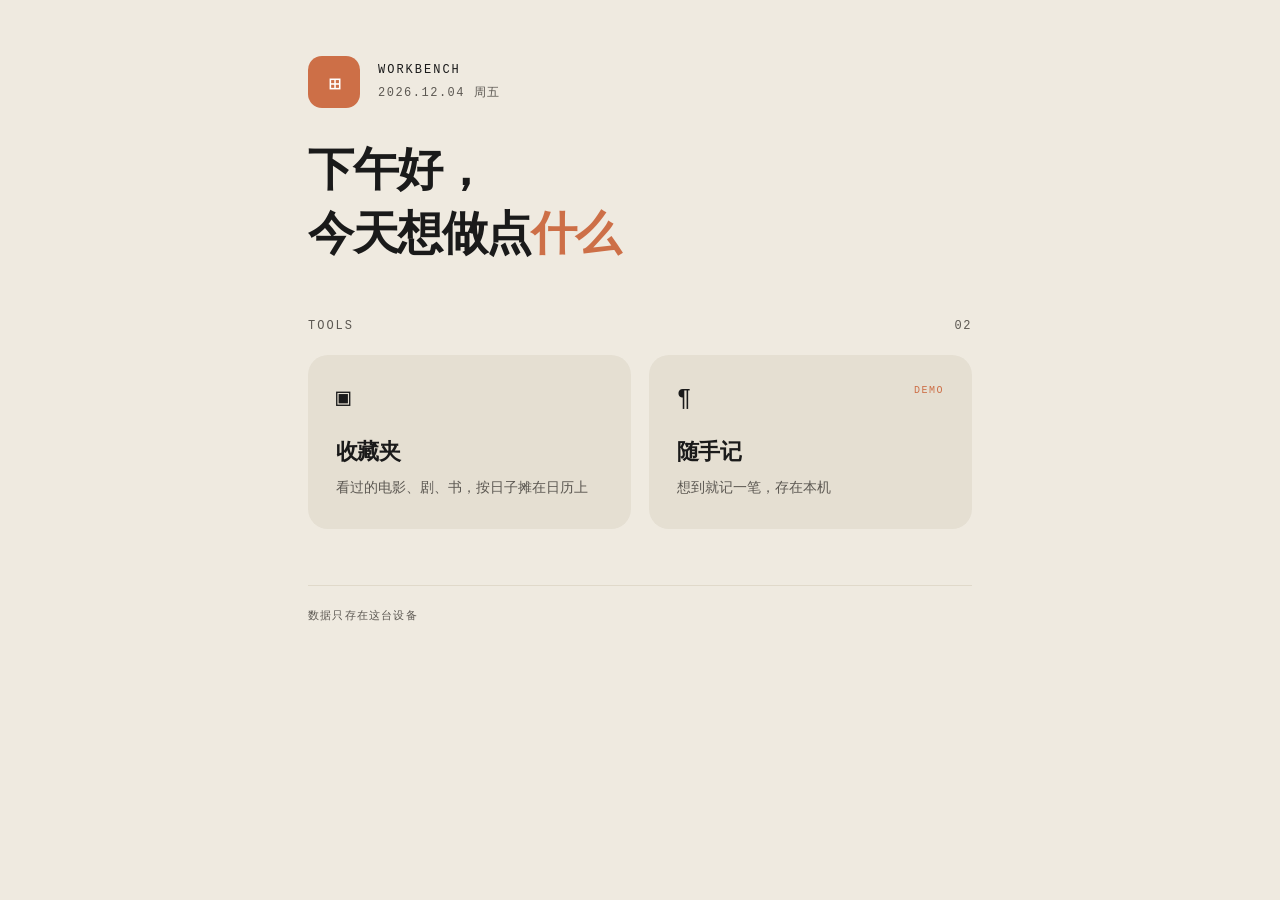
<file: index.html>
<!DOCTYPE html>
<html lang="zh-CN">
<head>
<meta charset="UTF-8">
<meta name="viewport" content="width=device-width, initial-scale=1.0, viewport-fit=cover">
<title>我的工作台</title>

<!-- PWA：加到主屏后按独立应用打开 -->
<link rel="manifest" href="manifest.json">
<meta name="theme-color" content="#EFEAE0">
<meta name="apple-mobile-web-app-capable" content="yes">
<meta name="apple-mobile-web-app-status-bar-style" content="default">
<meta name="apple-mobile-web-app-title" content="工作台">
<link rel="apple-touch-icon" href="icons/icon-180.png">
<link rel="icon" href="icons/icon-192.png">

<link rel="stylesheet" href="theme.css">
<style>
  /* === 页头：overline + 大标题，关键词换橙色 === */
  header { margin-bottom:52px; }
  .head-top {
    display:flex; align-items:center; gap:18px;
    margin-bottom:30px;
  }
  .head-meta { display:flex; flex-direction:column; gap:7px; }
  .head-date {
    font-family:var(--mono);
    font-size:12px; letter-spacing:1.5px;
    color:var(--text-sec);
  }
  header .title-display { max-width:14em; }

  /* === 工具区 === */
  .section-head {
    display:flex; align-items:baseline; justify-content:space-between;
    margin-bottom:22px;
  }
  .section-count {
    font-family:var(--mono);
    font-size:12px; letter-spacing:1.5px;
    color:var(--text-sec);
  }

  .grid {
    display:grid;
    grid-template-columns:repeat(auto-fill, minmax(210px, 1fr));
    gap:18px;
  }

  /* 卡片：深暖米底、无边框无阴影，靠底色差出层次 */
  .card {
    position:relative; display:block;
    text-decoration:none; color:inherit;
    background:var(--cream-deep);
    border-radius:var(--radius-lg);
    padding:32px 28px 30px;
    transition:background .18s;
  }
  .card:hover  { background:#DCD5C5; }
  .card:active { background:#D4CBB8; }

  .card .card-mini-icon { margin-bottom:26px; }
  .card .name {
    font-family:var(--serif);
    font-weight:900; font-size:22px;
    line-height:1.4; letter-spacing:-.6px;
  }
  .card .desc {
    margin-top:9px;
    font-size:14px; line-height:1.6;
    color:var(--text-sec);
  }
  .card .tag {
    position:absolute; top:30px; right:28px;
    font-family:var(--mono);
    font-size:10px; letter-spacing:1.5px;
    text-transform:uppercase;
    color:var(--orange);
  }

  .empty {
    background:var(--cream-deep);
    border-radius:var(--radius-lg);
    padding:60px 32px; text-align:center;
    color:var(--text-sec); font-size:15px; line-height:1.8;
  }
  .empty code {
    font-family:var(--mono); font-size:13px;
    color:var(--orange);
  }

  footer {
    margin-top:56px; padding-top:22px;
    border-top:1px solid var(--line-soft);
    font-family:var(--mono);
    font-size:11px; letter-spacing:1.2px;
    color:var(--text-sec);
  }

  @media (max-width:480px) {
    .wrap { padding-left:22px; padding-right:22px; }
    header { margin-bottom:40px; }
    header .title-display { font-size:36px; letter-spacing:-1px; }
    .grid { grid-template-columns:1fr; gap:14px; }
    .card { padding:26px 24px; }
  }
</style>
</head>
<body>
<div class="wrap">

  <header>
    <div class="head-top">
      <div class="icon-tile">⊞</div>
      <div class="head-meta">
        <div class="overline">Workbench</div>
        <div class="head-date" id="date"></div>
      </div>
    </div>
    <h1 class="title-display" id="greet"></h1>
  </header>

  <main>
    <div class="section-head">
      <div class="overline sec">Tools</div>
      <div class="section-count" id="count"></div>
    </div>
    <div class="grid" id="grid"></div>
  </main>

  <footer>数据只存在这台设备</footer>

</div>

<script src="tools.js"></script>
<script>
  const now = new Date();

  // 大标题：问候语 + 一句话，关键词换橙色（整页只此一处彩色文字）
  const h = now.getHours();
  const greet =
    h < 6  ? '夜深了' :
    h < 11 ? '早上好' :
    h < 14 ? '中午好' :
    h < 18 ? '下午好' : '晚上好';
  document.getElementById('greet').innerHTML =
    `${greet}，<br>今天想做点<span class="orange">什么</span>`;

  const week = ['周日','周一','周二','周三','周四','周五','周六'][now.getDay()];
  const pad = n => String(n).padStart(2, '0');
  document.getElementById('date').textContent =
    `${now.getFullYear()}.${pad(now.getMonth() + 1)}.${pad(now.getDate())} ${week}`;

  // 按 tools.js 的清单渲染卡片
  const grid = document.getElementById('grid');
  const list = window.TOOLS || [];

  document.getElementById('count').textContent =
    list.length ? String(list.length).padStart(2, '0') : '';

  if (!list.length) {
    grid.outerHTML =
      '<div class="empty">还没有工具<br>在 <code>tools.js</code> 里加一条就会出现在这里</div>';
  } else {
    list.forEach(t => {
      const a = document.createElement('a');
      a.className = 'card';
      a.href = t.path;
      a.innerHTML = `
        ${t.tag ? `<span class="tag">${t.tag}</span>` : ''}
        <div class="card-mini-icon">${t.icon || '◇'}</div>
        <div class="name"></div>
        <div class="desc"></div>`;
      // 用 textContent 赋值，避免清单里的文字被当 HTML 解析
      a.querySelector('.name').textContent = t.name;
      a.querySelector('.desc').textContent = t.desc || '';
      grid.appendChild(a);
    });
  }

  // 注册离线缓存，失败也不影响正常使用
  if ('serviceWorker' in navigator) {
    navigator.serviceWorker.register('sw.js').catch(() => {});
  }
</script>
</body>
</html>
</file>
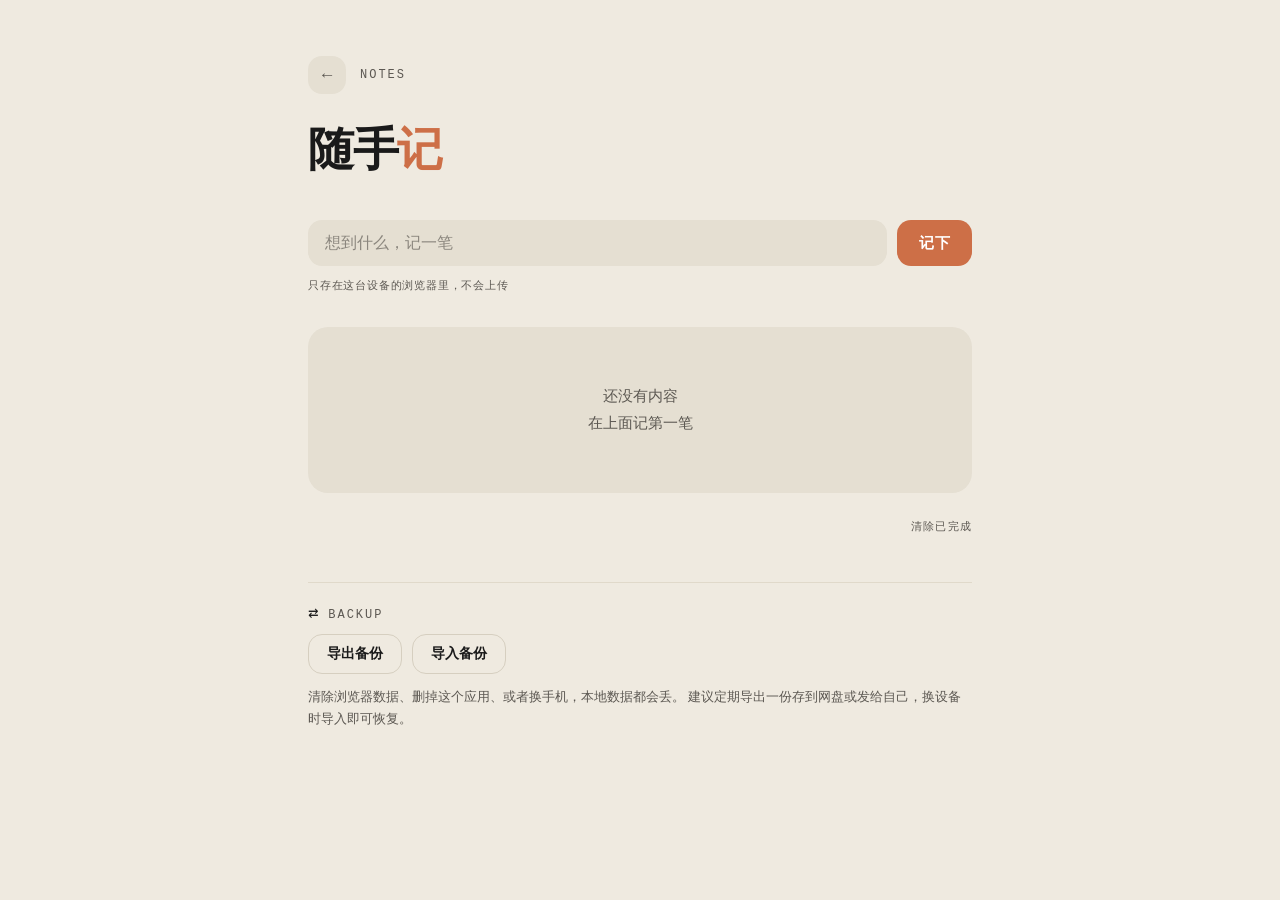
<file: tools/notes/index.html>
<!DOCTYPE html>
<html lang="zh-CN">
<head>
<meta charset="UTF-8">
<meta name="viewport" content="width=device-width, initial-scale=1.0, viewport-fit=cover">
<title>随手记</title>
<meta name="theme-color" content="#EFEAE0">
<meta name="apple-mobile-web-app-capable" content="yes">
<meta name="apple-mobile-web-app-status-bar-style" content="default">
<link rel="apple-touch-icon" href="../../icons/icon-180.png">

<link rel="stylesheet" href="../../theme.css">
<style>
  header { margin-bottom:38px; }
  .head-top { display:flex; align-items:center; gap:14px; margin-bottom:24px; }
  .head-top .overline { color:var(--text-sec); }

  .composer { display:flex; gap:10px; }
  .composer .field { flex:1; }
  .composer .btn { padding:0 22px; white-space:nowrap; }

  .hint {
    margin:12px 0 34px;
    font-family:var(--mono);
    font-size:11px; letter-spacing:.8px;
    color:var(--text-sec);
  }

  /* 列表：靠分隔线区隔，不用卡片，保持编辑感 */
  ul { list-style:none; }
  li {
    display:flex; align-items:flex-start; gap:16px;
    padding:18px 2px;
    border-bottom:1px solid var(--line-soft);
  }
  li:first-child { border-top:1px solid var(--line-soft); }
  li.done .text { color:var(--text-sec); text-decoration:line-through; }

  .check {
    flex-shrink:0; width:22px; height:22px; margin-top:2px;
    background:var(--cream-deep);
    border-radius:6px; cursor:pointer;
    display:flex; align-items:center; justify-content:center;
    font-family:var(--mono); font-size:13px; color:transparent;
    transition:background .15s;
  }
  .check:hover { background:#DCD5C5; }
  li.done .check { background:var(--orange); color:#fff; }

  .text {
    flex:1; font-size:17px; line-height:1.55;
    word-break:break-word;
  }

  .del {
    flex-shrink:0; background:none; border:none; cursor:pointer;
    font-family:var(--mono); font-size:16px;
    color:var(--text-sec); opacity:.5;
    padding:0 2px; line-height:1.5;
    transition:opacity .15s, color .15s;
  }
  .del:hover { opacity:1; color:var(--orange); }

  .empty {
    background:var(--cream-deep);
    border-radius:var(--radius-lg);
    padding:56px 30px; text-align:center;
    color:var(--text-sec); font-size:15px; line-height:1.8;
  }

  .bar {
    display:flex; justify-content:space-between; align-items:center;
    margin-top:26px;
    font-family:var(--mono); font-size:11px; letter-spacing:1.2px;
    color:var(--text-sec);
  }
  .linkbtn {
    background:none; border:none; cursor:pointer;
    font-family:var(--mono); font-size:11px; letter-spacing:1.2px;
    color:var(--text-sec);
    transition:color .15s;
  }
  .linkbtn:hover { color:var(--orange); }

  /* 备份区：跟主体拉开距离，日常不干扰 */
  .backup {
    margin-top:48px; padding-top:22px;
    border-top:1px solid var(--line-soft);
  }
  .backup-head {
    display:flex; align-items:baseline; gap:10px;
    margin-bottom:12px;
  }
  .backup-row { display:flex; gap:10px; flex-wrap:wrap; }
  .backup-note {
    margin-top:12px;
    font-size:13px; line-height:1.65; color:var(--text-sec);
  }

  /* 次要按钮：描边而非实心，不跟主操作抢 */
  .btn-ghost {
    font-family:var(--serif);
    font-weight:900; font-size:14px;
    color:var(--text);
    background:transparent;
    border:1.5px solid var(--line);
    border-radius:var(--radius);
    padding:10px 18px; cursor:pointer;
    transition:border-color .15s, color .15s;
  }
  .btn-ghost:hover { border-color:var(--orange); color:var(--orange); }

  @media (max-width:480px) {
    .wrap { padding-left:22px; padding-right:22px; }
    .title-display { font-size:34px; }
  }
</style>
</head>
<body>
<div class="wrap">

  <header>
    <div class="head-top">
      <a class="back" href="../../" aria-label="返回工作台">←</a>
      <div class="overline">Notes</div>
    </div>
    <h1 class="title-display">随手<span class="orange">记</span></h1>
  </header>

  <form class="composer" id="form">
    <input type="text" class="field" id="input" placeholder="想到什么，记一笔" autocomplete="off">
    <button class="btn" type="submit">记下</button>
  </form>
  <div class="hint">只存在这台设备的浏览器里，不会上传</div>

  <ul id="list"></ul>
  <div class="empty" id="empty">还没有内容<br>在上面记第一笔</div>

  <div class="bar">
    <span id="count"></span>
    <button class="linkbtn" id="clear" type="button">清除已完成</button>
  </div>

  <section class="backup">
    <div class="backup-head">
      <span class="card-mini-icon" style="font-size:17px">⇄</span>
      <span class="overline sec">Backup</span>
    </div>
    <div class="backup-row">
      <button class="btn-ghost" id="export" type="button">导出备份</button>
      <button class="btn-ghost" id="import" type="button">导入备份</button>
    </div>
    <p class="backup-note">
      清除浏览器数据、删掉这个应用、或者换手机，本地数据都会丢。
      建议定期导出一份存到网盘或发给自己，换设备时导入即可恢复。
    </p>
  </section>

</div>

<script src="../../storage.js"></script>
<script>
  const store   = new Store('notes');
  const listEl  = document.getElementById('list');
  const emptyEl = document.getElementById('empty');
  const countEl = document.getElementById('count');
  const input   = document.getElementById('input');

  // 只接受数组，防止导入了结构不对的数据后页面崩掉
  const asList = v => Array.isArray(v) ? v : [];

  let items = asList(store.load([]));

  function render() {
    listEl.innerHTML = '';
    emptyEl.style.display = items.length ? 'none' : 'block';

    items.forEach((it, i) => {
      const li = document.createElement('li');
      if (it.done) li.className = 'done';

      const check = document.createElement('div');
      check.className = 'check';
      check.textContent = '✓';
      check.onclick = () => {
        items[i].done = !items[i].done;
        store.save(items); render();
      };

      const text = document.createElement('div');
      text.className = 'text';
      text.textContent = it.text;   // 不用 innerHTML，避免输入内容被当标签解析

      const del = document.createElement('button');
      del.className = 'del';
      del.type = 'button';
      del.textContent = '×';
      del.onclick = () => {
        items.splice(i, 1);
        store.save(items); render();
      };

      li.append(check, text, del);
      listEl.appendChild(li);
    });

    const left = items.filter(i => !i.done).length;
    const pad = n => String(n).padStart(2, '0');
    countEl.textContent = items.length
      ? `${pad(left)} 待办 / ${pad(items.length)} 共计`
      : '';
  }

  document.getElementById('form').onsubmit = e => {
    e.preventDefault();
    const v = input.value.trim();
    if (!v) return;
    items.unshift({ text: v, done: false, at: Date.now() });
    input.value = '';
    store.save(items); render();
  };

  document.getElementById('clear').onclick = () => {
    items = items.filter(i => !i.done);
    store.save(items); render();
  };

  document.getElementById('export').onclick = () => store.exportFile();

  document.getElementById('import').onclick = () => {
    store.importFile(data => {
      const incoming = asList(data);
      if (!incoming.length) {
        alert('备份里没有可导入的内容');
        return;
      }

      // 已有数据时让用户选，避免误覆盖
      let next;
      if (items.length) {
        const merge = confirm(
          `备份里有 ${incoming.length} 条，当前有 ${items.length} 条。\n\n` +
          '确定 = 合并（保留现有，去重后追加）\n取消 = 用备份完全替换'
        );
        if (merge) {
          const seen = new Set(items.map(i => i.text + '|' + (i.at || '')));
          const add = incoming.filter(i => !seen.has(i.text + '|' + (i.at || '')));
          next = items.concat(add);
          alert(`已合并，新增 ${add.length} 条`);
        } else {
          next = incoming;
          alert(`已替换为备份内容，共 ${incoming.length} 条`);
        }
      } else {
        next = incoming;
        alert(`已恢复 ${incoming.length} 条`);
      }

      items = next;
      store.save(items); render();
    });
  };

  render();
</script>
</body>
</html>
</file>
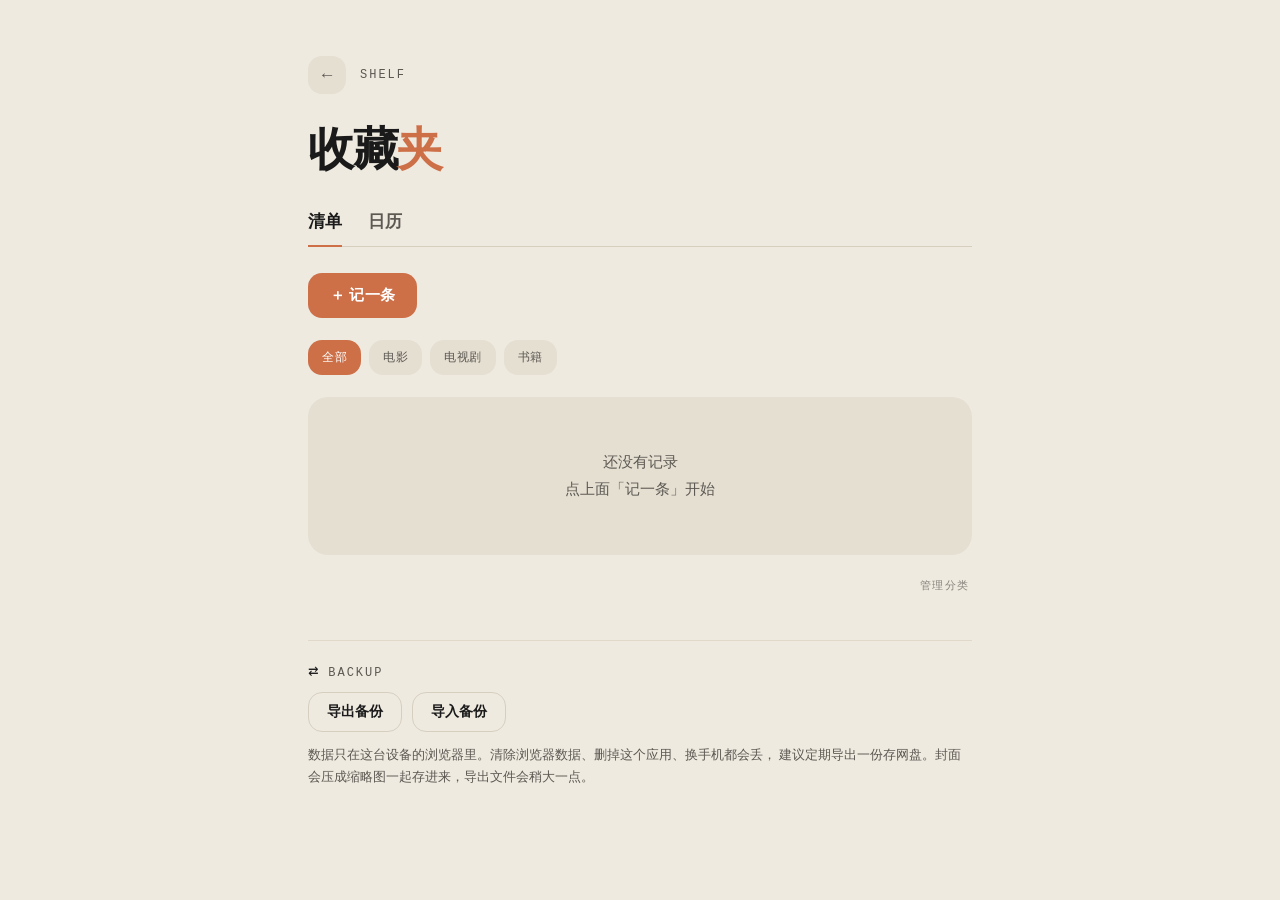
<file: tools/shelf/index.html>
<!DOCTYPE html>
<html lang="zh-CN">
<head>
<meta charset="UTF-8">
<meta name="viewport" content="width=device-width, initial-scale=1.0, viewport-fit=cover">
<title>收藏夹</title>
<meta name="theme-color" content="#EFEAE0">
<meta name="apple-mobile-web-app-capable" content="yes">
<meta name="apple-mobile-web-app-status-bar-style" content="default">
<link rel="apple-touch-icon" href="../../icons/icon-180.png">

<!-- 封面都存成本地图片，页面不往外发请求，顺手不带 referer -->
<meta name="referrer" content="no-referrer">

<link rel="stylesheet" href="../../theme.css">
<style>
  header { margin-bottom:28px; }
  .head-top { display:flex; align-items:center; gap:14px; margin-bottom:24px; }
  .head-top .overline { color:var(--text-sec); }

  /* === 视图切换：下划线式，不用胶囊按钮 === */
  .tabs {
    display:flex; gap:26px;
    border-bottom:1px solid var(--line);
    margin-bottom:26px;
  }
  .tab {
    background:none; border:none; cursor:pointer;
    font-family:var(--serif); font-weight:900; font-size:17px;
    color:var(--text-sec);
    padding:0 0 12px; margin-bottom:-1px;
    border-bottom:2px solid transparent;
    transition:color .15s, border-color .15s;
  }
  .tab.on { color:var(--text); border-bottom-color:var(--orange); }

  .view { display:none; }
  .view.on { display:block; }

  /* === 分类筛选 === */
  .chips { display:flex; flex-wrap:wrap; gap:8px; margin-bottom:22px; }
  .chip {
    background:var(--cream-deep); border:1px solid transparent;
    border-radius:var(--radius);
    font-family:var(--mono); font-size:12px; letter-spacing:.5px;
    color:var(--text-sec);
    padding:8px 13px; cursor:pointer;
    transition:background .15s, color .15s;
  }
  .chip.on { background:var(--orange); color:#fff; }
  .chip.ghost { background:transparent; border-color:var(--line); }
  .chip.ghost:hover { border-color:var(--orange); color:var(--orange); }

  /* === 条目列表 === */
  ul.items { list-style:none; }
  ul.items li {
    display:flex; gap:15px; align-items:flex-start;
    padding:18px 2px;
    border-bottom:1px solid var(--line-soft);
  }
  ul.items li:first-child { border-top:1px solid var(--line-soft); }

  /* 封面：没有图就是排版封面，一样立得住 */
  .cover {
    flex-shrink:0; width:52px; height:74px;
    border-radius:8px; overflow:hidden;
    background:var(--cream-deep);
    display:flex; align-items:center; justify-content:center;
    position:relative;
  }
  .cover img { width:100%; height:100%; object-fit:cover; display:block; }
  .cover .ch {
    font-family:var(--serif); font-weight:900; font-size:24px;
    color:var(--ink); letter-spacing:-1px;
  }

  .it-main { flex:1; min-width:0; }
  .it-title {
    font-size:17px; font-weight:900; line-height:1.45;
    word-break:break-word;
  }
  .it-meta {
    margin-top:5px;
    font-family:var(--mono); font-size:11px; letter-spacing:.6px;
    color:var(--text-sec);
  }
  .it-meta .dot { opacity:.5; margin:0 6px; }
  .it-note {
    margin-top:8px; font-size:14px; line-height:1.6;
    color:var(--text-sec); word-break:break-word;
  }
  .stars { font-family:var(--mono); color:var(--orange); letter-spacing:1px; }

  .it-acts { flex-shrink:0; display:flex; flex-direction:column; gap:6px; }
  .iconbtn {
    background:none; border:none; cursor:pointer;
    font-family:var(--mono); font-size:14px;
    color:var(--text-sec); opacity:.55;
    padding:2px 3px; line-height:1;
    transition:opacity .15s, color .15s;
  }
  .iconbtn:hover { opacity:1; color:var(--orange); }

  .empty {
    background:var(--cream-deep); border-radius:var(--radius-lg);
    padding:52px 30px; text-align:center;
    color:var(--text-sec); font-size:15px; line-height:1.8;
  }

  /* === 日历 === */
  .cal-head {
    display:flex; align-items:center; justify-content:space-between;
    margin-bottom:18px;
  }
  .cal-title { font-family:var(--serif); font-weight:900; font-size:22px; letter-spacing:-.5px; }
  .cal-nav { display:flex; gap:8px; }
  .navbtn {
    width:34px; height:34px; flex-shrink:0;
    background:var(--cream-deep); border:none; border-radius:10px;
    color:var(--text-sec); font-family:var(--mono); font-size:15px;
    cursor:pointer; transition:background .15s, color .15s;
  }
  .navbtn:hover { background:var(--orange); color:#fff; }

  .dow {
    display:grid; grid-template-columns:repeat(7,1fr); gap:4px;
    margin-bottom:6px;
  }
  .dow span {
    text-align:center;
    font-family:var(--mono); font-size:10px; letter-spacing:1px;
    color:var(--text-sec);
  }
  .grid { display:grid; grid-template-columns:repeat(7,1fr); gap:4px; }
  .cell {
    min-height:64px; padding:6px 5px;
    background:var(--cream-deep); border:1.5px solid transparent;
    border-radius:10px; cursor:pointer; overflow:hidden;
    transition:border-color .15s;
    text-align:left;
  }
  .cell.pad { background:transparent; cursor:default; }
  .cell.today .dnum { color:var(--orange); }
  .cell.sel { border-color:var(--orange); }
  .cell.empty0 { cursor:default; }
  .dnum {
    font-family:var(--mono); font-size:11px; color:var(--text-sec);
    display:block; margin-bottom:3px;
  }
  .mini {
    font-family:var(--serif); font-size:9.5px; line-height:1.35;
    color:var(--ink);
    overflow:hidden; text-overflow:ellipsis; white-space:nowrap;
  }
  .dots { display:flex; gap:3px; flex-wrap:wrap; }
  .dots i {
    width:5px; height:5px; border-radius:50%;
    background:var(--orange); display:block;
  }
  .day-panel { margin-top:24px; }
  .day-panel .overline { margin-bottom:12px; display:block; }

  /* 手机上格子太窄，标题换成圆点 */
  @media (max-width:520px) {
    .mini { display:none; }
    .cell { min-height:52px; }
  }
  @media (min-width:521px) { .dots { display:none; } }

  /* === 表单 === */
  .addbar { margin-bottom:22px; }
  .form {
    display:none;
    background:var(--cream-deep);
    border-radius:var(--radius-lg);
    padding:22px 20px; margin-bottom:26px;
  }
  .form.on { display:block; }
  .form .row { margin-bottom:14px; }
  .form label {
    display:block; margin-bottom:7px;
    font-family:var(--mono); font-size:10.5px; letter-spacing:1.2px;
    text-transform:uppercase; color:var(--text-sec);
  }
  .form .field { width:100%; background:var(--cream); }
  .form textarea.field { resize:vertical; min-height:64px; font-family:var(--serif); }
  .inline { display:flex; gap:9px; }
  .inline .field { flex:1; }

  .starpick { display:flex; gap:6px; align-items:center; }
  .starpick button {
    background:none; border:none; cursor:pointer;
    font-family:var(--mono); font-size:20px; line-height:1;
    color:var(--line); padding:0;
    transition:color .12s;
  }
  .starpick button.lit { color:var(--orange); }
  .starpick .clr {
    font-size:10px; letter-spacing:1px; color:var(--text-sec);
    margin-left:6px;
  }

  .cov-row { display:flex; gap:14px; align-items:flex-start; }
  .cov-row .cover { width:58px; height:82px; background:var(--cream); }
  .cov-fields { flex:1; min-width:0; }
  .cov-btns { display:flex; gap:8px; flex-wrap:wrap; margin-top:9px; }

  /* 豆瓣候选 */
  .sugg { margin-top:12px; }
  .sugg-list { list-style:none; display:flex; flex-direction:column; gap:2px; }
  .sugg-list li {
    display:flex; gap:11px; align-items:center;
    background:var(--cream); border-radius:10px;
    padding:8px 10px; cursor:pointer;
    transition:background .15s;
  }
  .sugg-list li:hover { background:#E9E2D2; }
  .sugg-list .cover { width:34px; height:48px; background:var(--cream-deep); }
  .sugg-list .cover .ch { font-size:15px; }
  .sugg-t { font-size:14px; font-weight:900; line-height:1.4; }
  .sugg-s { font-family:var(--mono); font-size:10px; letter-spacing:.5px; color:var(--text-sec); margin-top:2px; }
  .sugg-note {
    font-size:12.5px; line-height:1.6; color:var(--text-sec);
    margin-top:10px;
  }

  .form-acts { display:flex; gap:10px; margin-top:20px; }

  .btn-ghost {
    font-family:var(--serif); font-weight:900; font-size:14px;
    color:var(--text); background:transparent;
    border:1.5px solid var(--line); border-radius:var(--radius);
    padding:10px 18px; cursor:pointer;
    transition:border-color .15s, color .15s;
  }
  .btn-ghost:hover { border-color:var(--orange); color:var(--orange); }
  .btn-ghost.sm { font-size:12px; padding:7px 13px; }

  .bar {
    display:flex; justify-content:space-between; align-items:center;
    margin-top:24px;
    font-family:var(--mono); font-size:11px; letter-spacing:1.2px;
    color:var(--text-sec);
  }

  /* 备份区 */
  .backup { margin-top:46px; padding-top:22px; border-top:1px solid var(--line-soft); }
  .backup-head { display:flex; align-items:baseline; gap:10px; margin-bottom:12px; }
  .backup-row { display:flex; gap:10px; flex-wrap:wrap; }
  .backup-note { margin-top:12px; font-size:13px; line-height:1.65; color:var(--text-sec); }

  @media (max-width:480px) {
    .wrap { padding-left:22px; padding-right:22px; }
    .title-display { font-size:34px; }
  }
</style>
</head>
<body>
<div class="wrap">

  <header>
    <div class="head-top">
      <a class="back" href="../../" aria-label="返回工作台">←</a>
      <div class="overline">Shelf</div>
    </div>
    <h1 class="title-display">收藏<span class="orange">夹</span></h1>
  </header>

  <div class="tabs">
    <button class="tab on" data-view="list" type="button">清单</button>
    <button class="tab" data-view="cal" type="button">日历</button>
  </div>

  <!-- ============ 清单视图 ============ -->
  <section class="view on" id="v-list">

    <div class="addbar">
      <button class="btn" id="add-open" type="button">＋ 记一条</button>
    </div>

    <!-- 表单：新增和编辑共用 -->
    <div class="form" id="form">
      <div class="row">
        <label for="f-title">标题</label>
        <div class="inline">
          <input type="text" class="field" id="f-title" placeholder="片名 / 书名" autocomplete="off">
          <button class="btn-ghost" id="f-fetch" type="button">找封面</button>
        </div>
        <div class="sugg" id="sugg" style="display:none"></div>
      </div>

      <div class="row">
        <label>分类</label>
        <div class="chips" id="f-cats"></div>
      </div>

      <div class="row inline">
        <div style="flex:1">
          <label for="f-date">日期</label>
          <input type="date" class="field" id="f-date">
        </div>
        <div style="flex:1">
          <label>状态</label>
          <div class="chips" id="f-status"></div>
        </div>
      </div>

      <div class="row">
        <label>评分</label>
        <div class="starpick" id="f-stars">
          <button type="button" data-v="1">●</button>
          <button type="button" data-v="2">●</button>
          <button type="button" data-v="3">●</button>
          <button type="button" data-v="4">●</button>
          <button type="button" data-v="5">●</button>
          <span class="clr"><button class="iconbtn" id="f-star-clr" type="button">清除</button></span>
        </div>
      </div>

      <div class="row">
        <label for="f-note">一句话</label>
        <textarea class="field" id="f-note" placeholder="看完想说的，或者不写"></textarea>
      </div>

      <div class="row">
        <label>封面</label>
        <div class="cov-row">
          <div class="cover" id="f-cov-prev"><span class="ch">—</span></div>
          <div class="cov-fields">
            <input type="text" class="field" id="f-cover" placeholder="粘贴图片链接，或直接上传" autocomplete="off">
            <div class="cov-btns">
              <button class="btn-ghost sm" id="f-upload" type="button">上传图片</button>
              <button class="btn-ghost sm" id="f-douban" type="button">去豆瓣搜</button>
              <button class="btn-ghost sm" id="f-cov-clr" type="button">不用封面</button>
            </div>
          </div>
        </div>
      </div>

      <div class="form-acts">
        <button class="btn" id="f-save" type="button">保存</button>
        <button class="btn-ghost" id="f-cancel" type="button">取消</button>
      </div>
    </div>

    <div class="chips" id="filter"></div>

    <ul class="items" id="list"></ul>
    <div class="empty" id="empty">还没有记录<br>点上面「记一条」开始</div>

    <div class="bar">
      <span id="count"></span>
      <button class="iconbtn" id="mng-cat" type="button" style="font-size:11px;letter-spacing:1.2px;opacity:.7">管理分类</button>
    </div>
  </section>

  <!-- ============ 日历视图 ============ -->
  <section class="view" id="v-cal">
    <div class="cal-head">
      <div class="cal-title" id="cal-title"></div>
      <div class="cal-nav">
        <button class="navbtn" id="cal-prev" type="button">‹</button>
        <button class="navbtn" id="cal-today" type="button" style="width:auto;padding:0 12px;font-size:11px;letter-spacing:1px">今天</button>
        <button class="navbtn" id="cal-next" type="button">›</button>
      </div>
    </div>
    <div class="dow"><span>一</span><span>二</span><span>三</span><span>四</span><span>五</span><span>六</span><span>日</span></div>
    <div class="grid" id="grid"></div>

    <div class="day-panel" id="day-panel"></div>
  </section>

  <section class="backup">
    <div class="backup-head">
      <span class="card-mini-icon" style="font-size:17px">⇄</span>
      <span class="overline sec">Backup</span>
    </div>
    <div class="backup-row">
      <button class="btn-ghost" id="export" type="button">导出备份</button>
      <button class="btn-ghost" id="import" type="button">导入备份</button>
    </div>
    <p class="backup-note">
      数据只在这台设备的浏览器里。清除浏览器数据、删掉这个应用、换手机都会丢，
      建议定期导出一份存网盘。封面会压成缩略图一起存进来，导出文件会稍大一点。
    </p>
  </section>

</div>

<script src="../../storage.js"></script>
<script src="./app.js"></script>
</body>
</html>
</file>
<file: theme.css>
/* ============================================================
   editorial 风格主题（Anthropic / Claude 风的提炼）
   ------------------------------------------------------------
   五条核心原则，改样式时别破坏：
   1. 暖米色基调，去掉数字屏幕的冷硬感
   2. 衬线粗体唱主角，字重 900，字距收紧
   3. 橙色是唯一彩色强调，需要克制时减少用量而不是换色
   4. 大量留白，一屏一观点
   5. 无阴影、无渐变、无立体效果

   中文注意：衬线宋体笔画粗，大字号时 line-height 必须 ≥ 1.4，
   英文衬线 1.05 好看，中文会笔画压迫。
   ============================================================ */

:root {
  /* 底色 */
  --cream:      #EFEAE0;  /* 暖米，页面底 */
  --cream-deep: #E5DFD2;  /* 深暖米，卡片和色块 */
  --ink:        #1A1A1A;  /* 主黑，不用纯 #000 */

  /* 文字 */
  --text:       #1A1A1A;
  --text-sec:   #5C5852;  /* 次级灰 */
  --text-on-dark: #F5F0E5;

  /* 唯一彩色强调 */
  --orange:     #CD6F47;

  --line:       #D6CFC0;  /* 分隔线，暖调 */
  --line-soft:  #E0D9CA;

  --serif: Georgia, 'Source Han Serif SC', 'Source Han Serif CN',
           'Noto Serif CJK SC', 'STSong', 'SimSun', serif;
  --mono:  'Consolas', 'Monaco', 'Courier New', monospace;

  --radius:    14px;
  --radius-lg: 20px;
}

* { margin:0; padding:0; box-sizing:border-box; -webkit-tap-highlight-color:transparent; }

body {
  font-family:var(--serif);
  background:var(--cream);
  color:var(--text);
  min-height:100vh;
  -webkit-font-smoothing:antialiased;
}

/* 内容区：留白给得大方 */
.wrap {
  max-width:720px;
  margin:0 auto;
  padding:calc(env(safe-area-inset-top) + 56px) 28px calc(env(safe-area-inset-bottom) + 64px);
}

/* === overline：等宽、全大写、字距拉开的小标签 === */
.overline {
  font-family:var(--mono);
  font-size:12px;
  letter-spacing:2px;
  text-transform:uppercase;
  color:var(--text);
}
.overline.sec { color:var(--text-sec); }

/* === 标题：衬线 900，字距收紧，中文行高放宽 === */
.title-display {
  font-family:var(--serif);
  font-weight:900;
  font-size:46px;
  line-height:1.4;
  letter-spacing:-1.5px;
  color:var(--text);
}
.title-medium {
  font-family:var(--serif);
  font-weight:900;
  font-size:30px;
  line-height:1.4;
  letter-spacing:-1px;
  color:var(--text);
}
.title-display .orange,
.title-medium  .orange { color:var(--orange); }

.body-large {
  font-family:var(--serif);
  font-size:16px;
  line-height:1.6;
  color:var(--text-sec);
}

/* === icon-tile：橙色圆角方块 + 白色几何符号 ===
   每个页面最多一个，用在标题区。符号查 icons 白名单，
   抽象优于具象、几何优于拟物、静默优于喧闹。 */
.icon-tile {
  width:52px; height:52px;
  border-radius:var(--radius);
  background:var(--orange);
  color:#fff;
  display:flex; align-items:center; justify-content:center;
  font-size:25px; line-height:1;
  flex-shrink:0;
}

/* === card-mini-icon：无背景的黑色符号，不跟着换色 === */
.card-mini-icon {
  font-family:var(--mono);
  font-size:24px; line-height:1;
  color:var(--ink);
}

/* === 返回按钮 === */
.back {
  display:flex; align-items:center; justify-content:center;
  width:38px; height:38px; flex-shrink:0;
  background:var(--cream-deep);
  border:none; border-radius:var(--radius);
  color:var(--text-sec);
  font-family:var(--mono); font-size:17px;
  text-decoration:none;
  transition:background .15s, color .15s;
}
.back:hover, .back:active { background:var(--orange); color:#fff; }

/* === 按钮：实心橙，无阴影无渐变 === */
.btn {
  font-family:var(--serif);
  font-weight:900; font-size:15px;
  letter-spacing:.3px;
  color:#fff;
  background:var(--orange);
  border:none; border-radius:var(--radius);
  padding:13px 22px; cursor:pointer;
  transition:opacity .15s;
}
.btn:hover { opacity:.88; }
.btn:active { transform:translateY(1px); }

/* === 输入框 === */
.field {
  font-family:var(--serif);
  font-size:16px; color:var(--text);
  background:var(--cream-deep);
  border:1px solid transparent;
  border-radius:var(--radius);
  padding:13px 16px;
  transition:border-color .15s;
}
.field:focus { outline:none; border-color:var(--orange); }
.field::placeholder { color:var(--text-sec); opacity:.65; }

/* 分隔线 */
.rule { height:1px; background:var(--line); border:none; }

/* 焦点环：整套设计里唯一的冷色，为了可访问性 */
*:focus-visible { outline:2px solid #3898ec; outline-offset:2px; }

::-webkit-scrollbar { width:6px; }
::-webkit-scrollbar-track { background:transparent; }
::-webkit-scrollbar-thumb { background:var(--line); border-radius:3px; }
</file>
